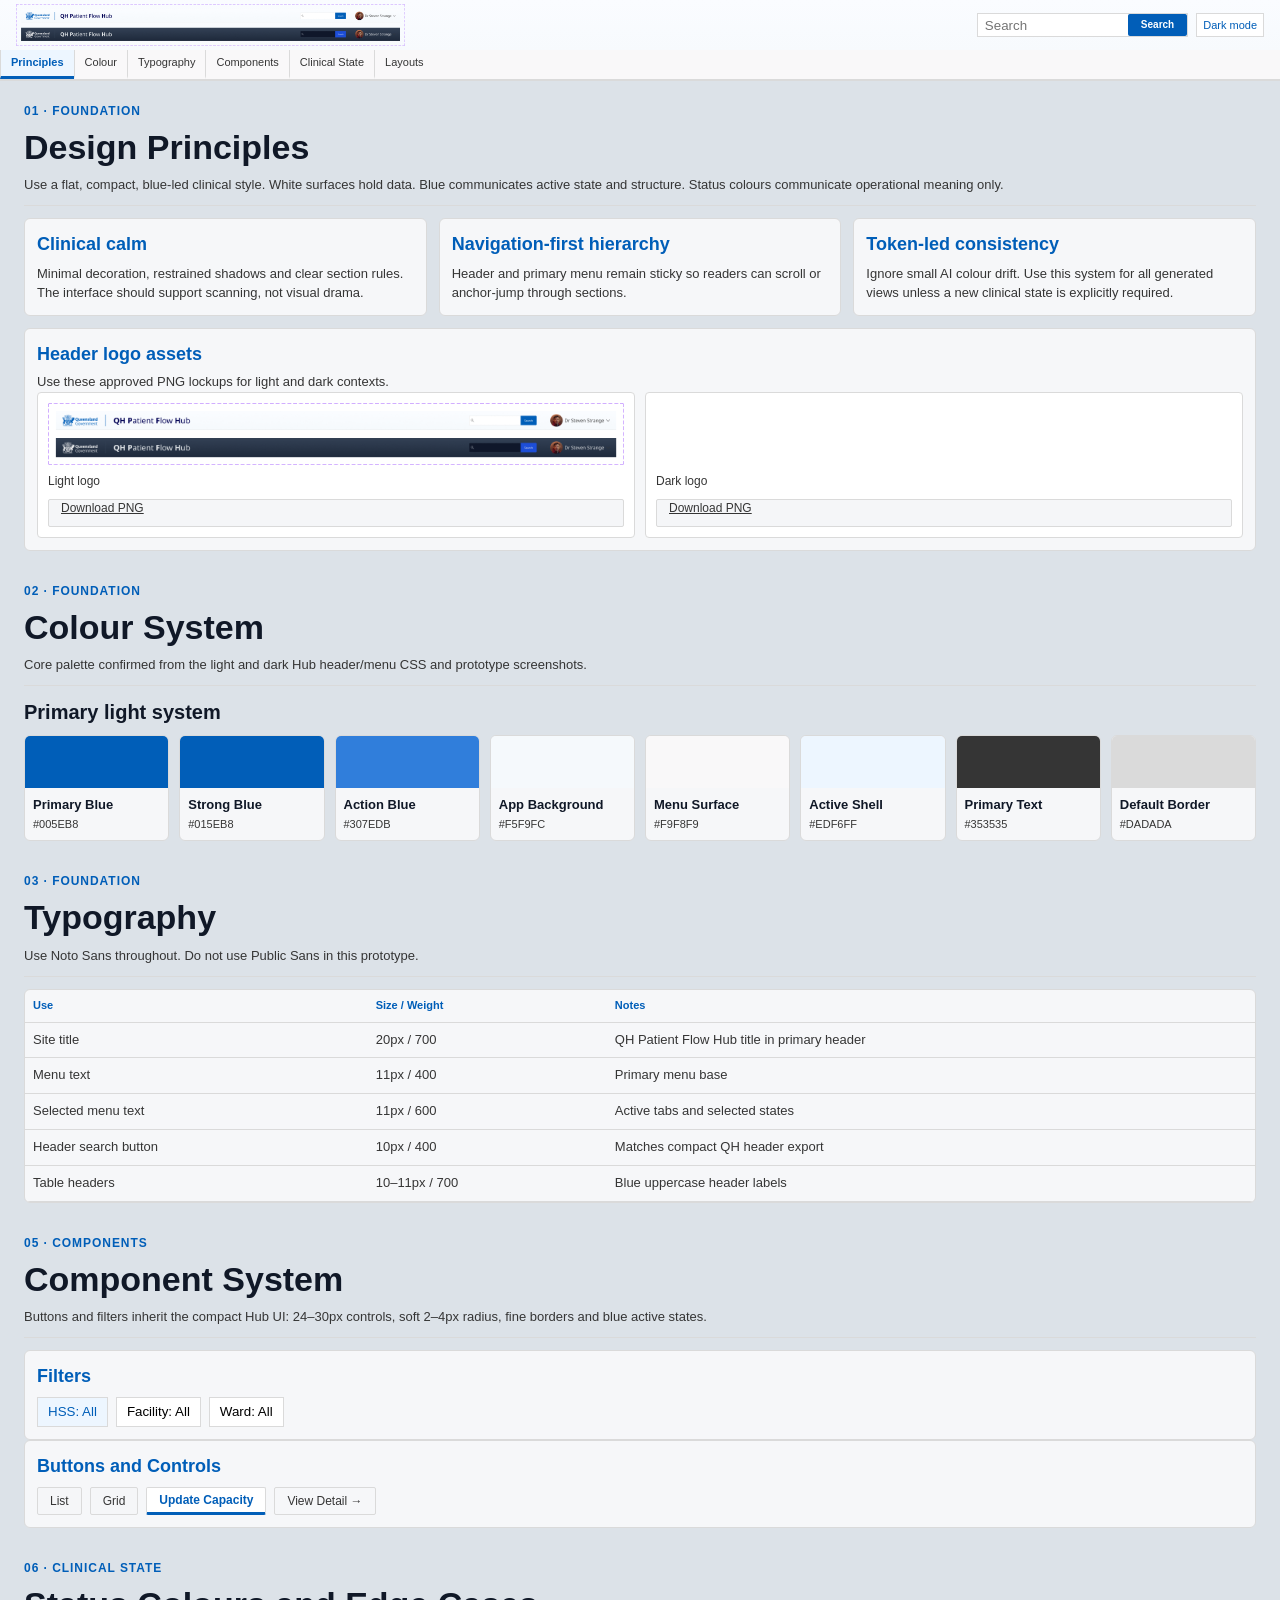
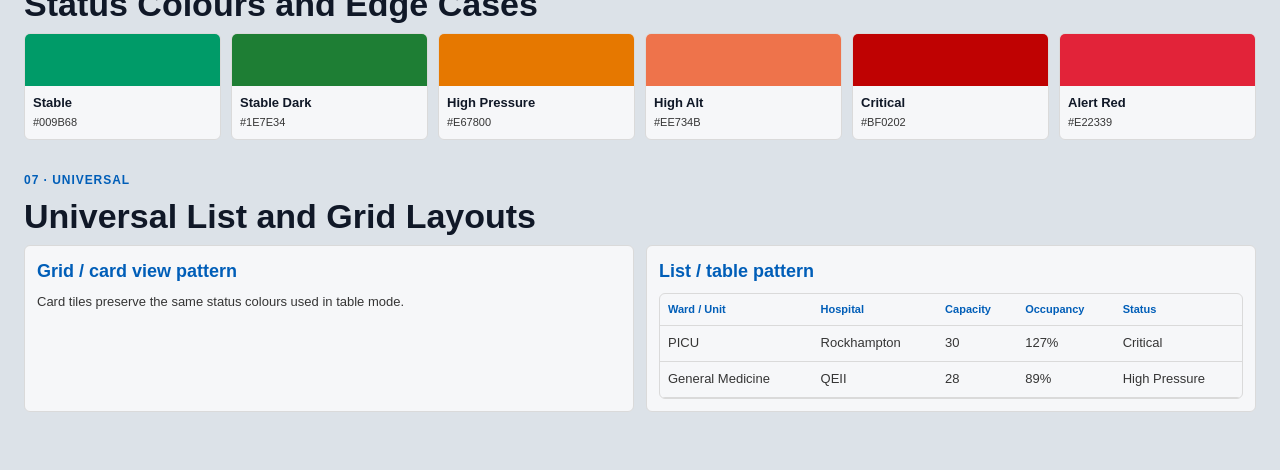
<file: index.html>
<!DOCTYPE html>
<html lang="en" data-theme="light">
<head>
  <meta charset="UTF-8" />
  <meta name="viewport" content="width=device-width, initial-scale=1.0" />
  <title>QHPFH Design System</title>
  <link rel="stylesheet" href="styles.css" />
</head>
<body>
  <div class="page">
    <header class="masthead hub-header">
      <div class="masthead__inner primary-header">
        <div class="brand">
          <img class="brand-logo" src="assets/reference/header.png" alt="Queensland Government and QH Patient Flow Hub logo" />
        </div>
        <div class="header-tools">
          <label class="search" aria-label="Search"><input type="text" aria-label="Search input" placeholder="Search" /><button class="btn btn--primary btn--search">Search</button></label>
          <button class="theme-toggle" id="themeToggle" type="button" aria-label="Toggle theme">Dark mode</button>
        </div>
      </div>
      <nav class="primary-nav" aria-label="Primary section anchors">
        <a href="#principles" class="is-selected">Principles</a>
        <a href="#colour">Colour</a>
        <a href="#typography">Typography</a>
        <a href="#components">Components</a>
        <a href="#status">Clinical State</a>
        <a href="#layouts">Layouts</a>
      </nav>
    </header>

    <main class="main-content">
      <section class="section" id="principles">
        <p class="section-badge">01 · Foundation</p><h2>Design Principles</h2>
        <p class="desc">Use a flat, compact, blue-led clinical style. White surfaces hold data. Blue communicates active state and structure. Status colours communicate operational meaning only.</p>
        <div class="grid three cards-brief">
          <article class="panel"><h3>Clinical calm</h3><p>Minimal decoration, restrained shadows and clear section rules. The interface should support scanning, not visual drama.</p></article>
          <article class="panel"><h3>Navigation-first hierarchy</h3><p>Header and primary menu remain sticky so readers can scroll or anchor-jump through sections.</p></article>
          <article class="panel"><h3>Token-led consistency</h3><p>Ignore small AI colour drift. Use this system for all generated views unless a new clinical state is explicitly required.</p></article>
        </div>
        <div class="logo-downloads panel">
          <h3>Header logo assets</h3>
          <p>Use these approved PNG lockups for light and dark contexts.</p>
          <div class="logo-grid">
            <figure class="logo-card"><img src="assets/reference/header.png" alt="Light logo lockup" /><figcaption>Light logo</figcaption><a class="btn btn--secondary" href="assets/reference/header.png" download="qhpfh-logo-light.png">Download PNG</a></figure>
            <figure class="logo-card logo-card--dark"><img src="assets/reference/header.png" alt="Dark logo lockup" /><figcaption>Dark logo</figcaption><a class="btn btn--secondary" href="assets/reference/header.png" download="qhpfh-logo-dark.png">Download PNG</a></figure>
          </div>
        </div>

      </section>

      <section class="section" id="colour">
        <p class="section-badge">02 · Foundation</p><h2>Colour System</h2>
        <p class="desc">Core palette confirmed from the light and dark Hub header/menu CSS and prototype screenshots.</p>
        <h3 class="subhead">Primary light system</h3>
        <div class="swatch-grid">
          <article class="swatch-card"><i style="background:#005EB8"></i><strong>Primary Blue</strong><span>#005EB8</span></article>
          <article class="swatch-card"><i style="background:#015EB8"></i><strong>Strong Blue</strong><span>#015EB8</span></article>
          <article class="swatch-card"><i style="background:#307EDB"></i><strong>Action Blue</strong><span>#307EDB</span></article>
          <article class="swatch-card"><i style="background:#F5F9FC"></i><strong>App Background</strong><span>#F5F9FC</span></article>
          <article class="swatch-card"><i style="background:#F9F8F9"></i><strong>Menu Surface</strong><span>#F9F8F9</span></article>
          <article class="swatch-card"><i style="background:#EDF6FF"></i><strong>Active Shell</strong><span>#EDF6FF</span></article>
          <article class="swatch-card"><i style="background:#353535"></i><strong>Primary Text</strong><span>#353535</span></article>
          <article class="swatch-card"><i style="background:#DADADA"></i><strong>Default Border</strong><span>#DADADA</span></article>
        </div>
      </section>

      <section class="section" id="typography">
        <p class="section-badge">03 · Foundation</p><h2>Typography</h2>
        <p class="desc">Use Noto Sans throughout. Do not use Public Sans in this prototype.</p>
        <table><thead><tr><th>Use</th><th>Size / Weight</th><th>Notes</th></tr></thead>
          <tbody>
            <tr><td>Site title</td><td>20px / 700</td><td>QH Patient Flow Hub title in primary header</td></tr>
            <tr><td>Menu text</td><td>11px / 400</td><td>Primary menu base</td></tr>
            <tr><td>Selected menu text</td><td>11px / 600</td><td>Active tabs and selected states</td></tr>
            <tr><td>Header search button</td><td>10px / 400</td><td>Matches compact QH header export</td></tr>
            <tr><td>Table headers</td><td>10–11px / 700</td><td>Blue uppercase header labels</td></tr>
          </tbody>
        </table>
      </section>

      <section class="section" id="components">
        <p class="section-badge">05 · Components</p><h2>Component System</h2>
        <p class="desc">Buttons and filters inherit the compact Hub UI: 24–30px controls, soft 2–4px radius, fine borders and blue active states.</p>
        <div class="panel"><h3>Filters</h3><div class="filter-inline"><button class="filter-chip is-active">HSS: All</button><button class="filter-chip">Facility: All</button><button class="filter-chip">Ward: All</button></div></div>
        <div class="panel"><h3>Buttons and Controls</h3><div class="button-row"><button class="btn btn--secondary">List</button><button class="btn btn--secondary">Grid</button><button class="btn btn--primary">Update Capacity</button><button class="btn btn--ghost">View Detail →</button></div></div>
      </section>

      <section class="section" id="status">
        <p class="section-badge">06 · Clinical State</p><h2>Status Colours and Edge Cases</h2>
        <div class="status-grid">
          <article class="swatch-card"><i style="background:#009B68"></i><strong>Stable</strong><span>#009B68</span></article>
          <article class="swatch-card"><i style="background:#1E7E34"></i><strong>Stable Dark</strong><span>#1E7E34</span></article>
          <article class="swatch-card"><i style="background:#E67800"></i><strong>High Pressure</strong><span>#E67800</span></article>
          <article class="swatch-card"><i style="background:#EE734B"></i><strong>High Alt</strong><span>#EE734B</span></article>
          <article class="swatch-card"><i style="background:#BF0202"></i><strong>Critical</strong><span>#BF0202</span></article>
          <article class="swatch-card"><i style="background:#E22339"></i><strong>Alert Red</strong><span>#E22339</span></article>
        </div>
      </section>

      <section class="section" id="layouts">
        <p class="section-badge">07 · Universal</p><h2>Universal List and Grid Layouts</h2>
        <div class="grid two">
          <article class="panel"><h3>Grid / card view pattern</h3><p>Card tiles preserve the same status colours used in table mode.</p></article>
          <article class="panel"><h3>List / table pattern</h3><table><thead><tr><th>Ward / Unit</th><th>Hospital</th><th>Capacity</th><th>Occupancy</th><th>Status</th></tr></thead><tbody><tr><td>PICU</td><td>Rockhampton</td><td>30</td><td>127%</td><td>Critical</td></tr><tr><td>General Medicine</td><td>QEII</td><td>28</td><td>89%</td><td>High Pressure</td></tr></tbody></table></article>
        </div>
      </section>
    </main>
  </div>
  <script src="script.js"></script>
</body>
</html>
</file>
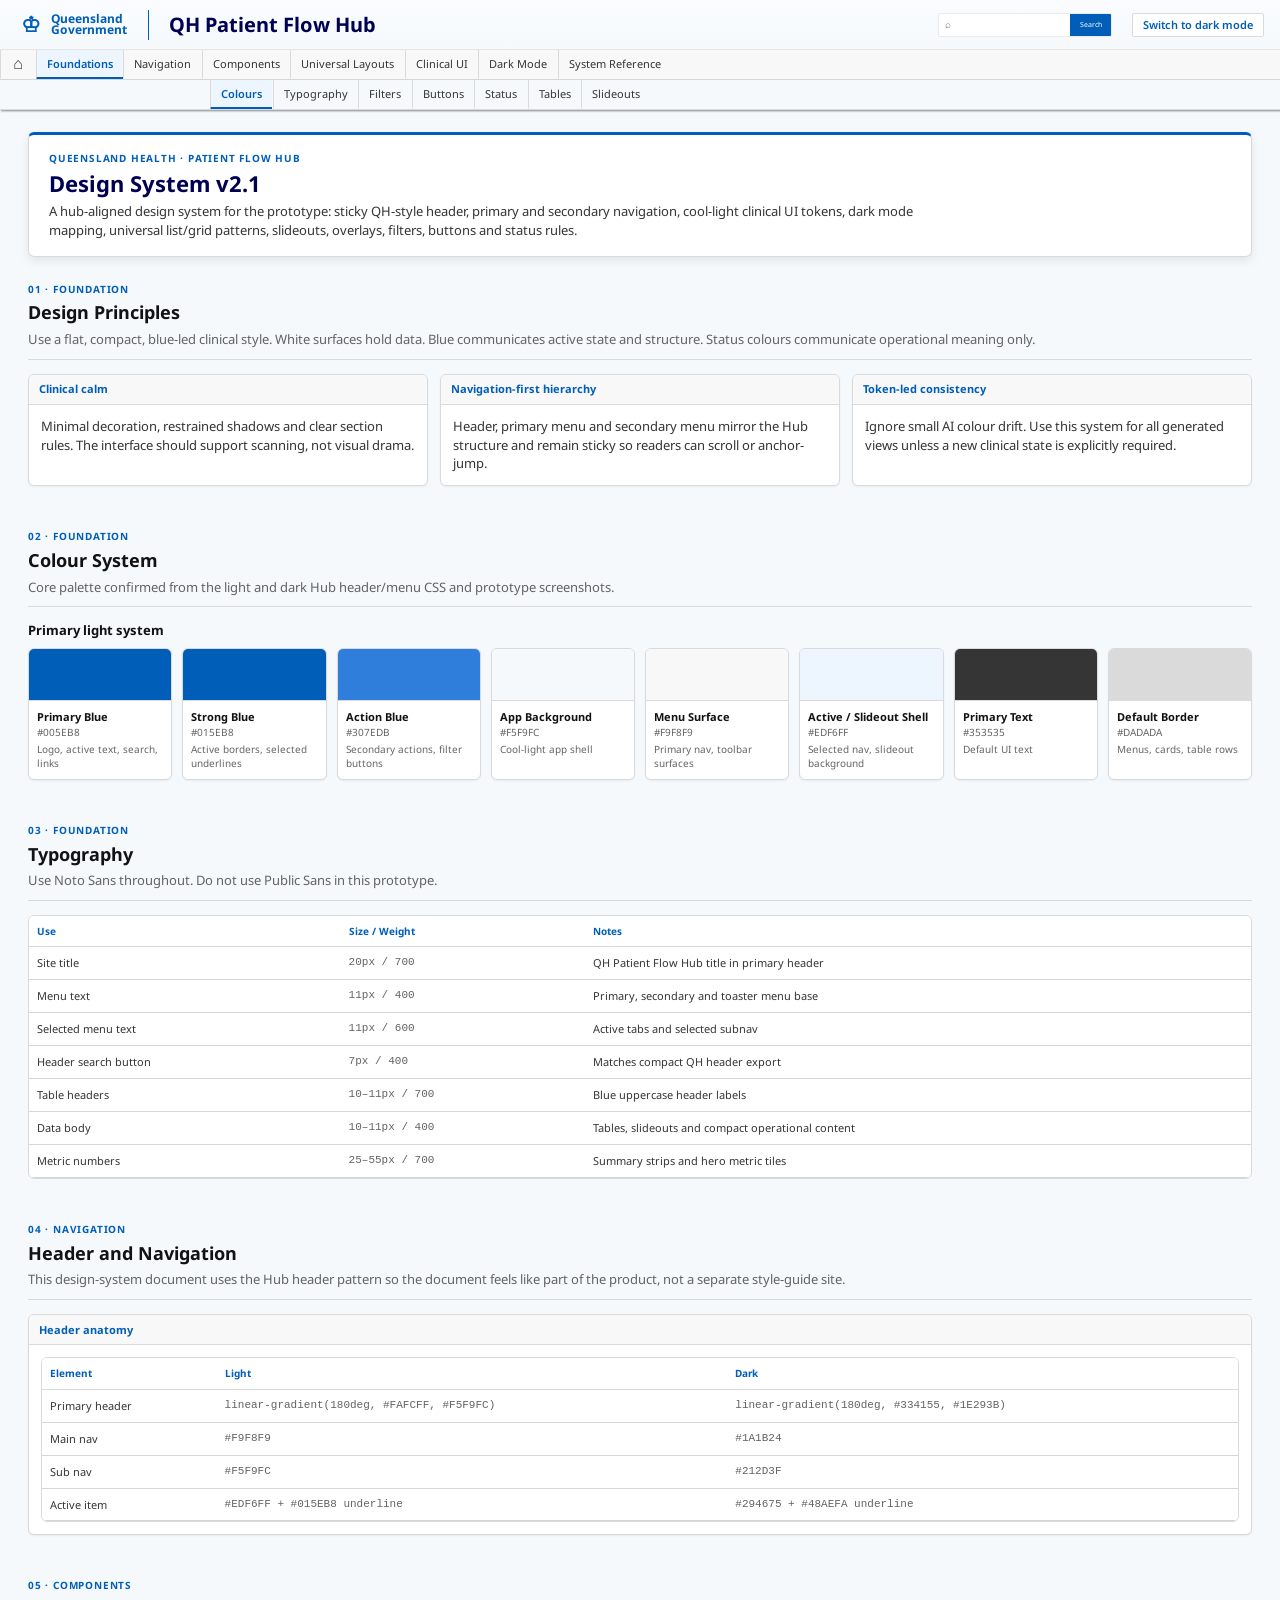
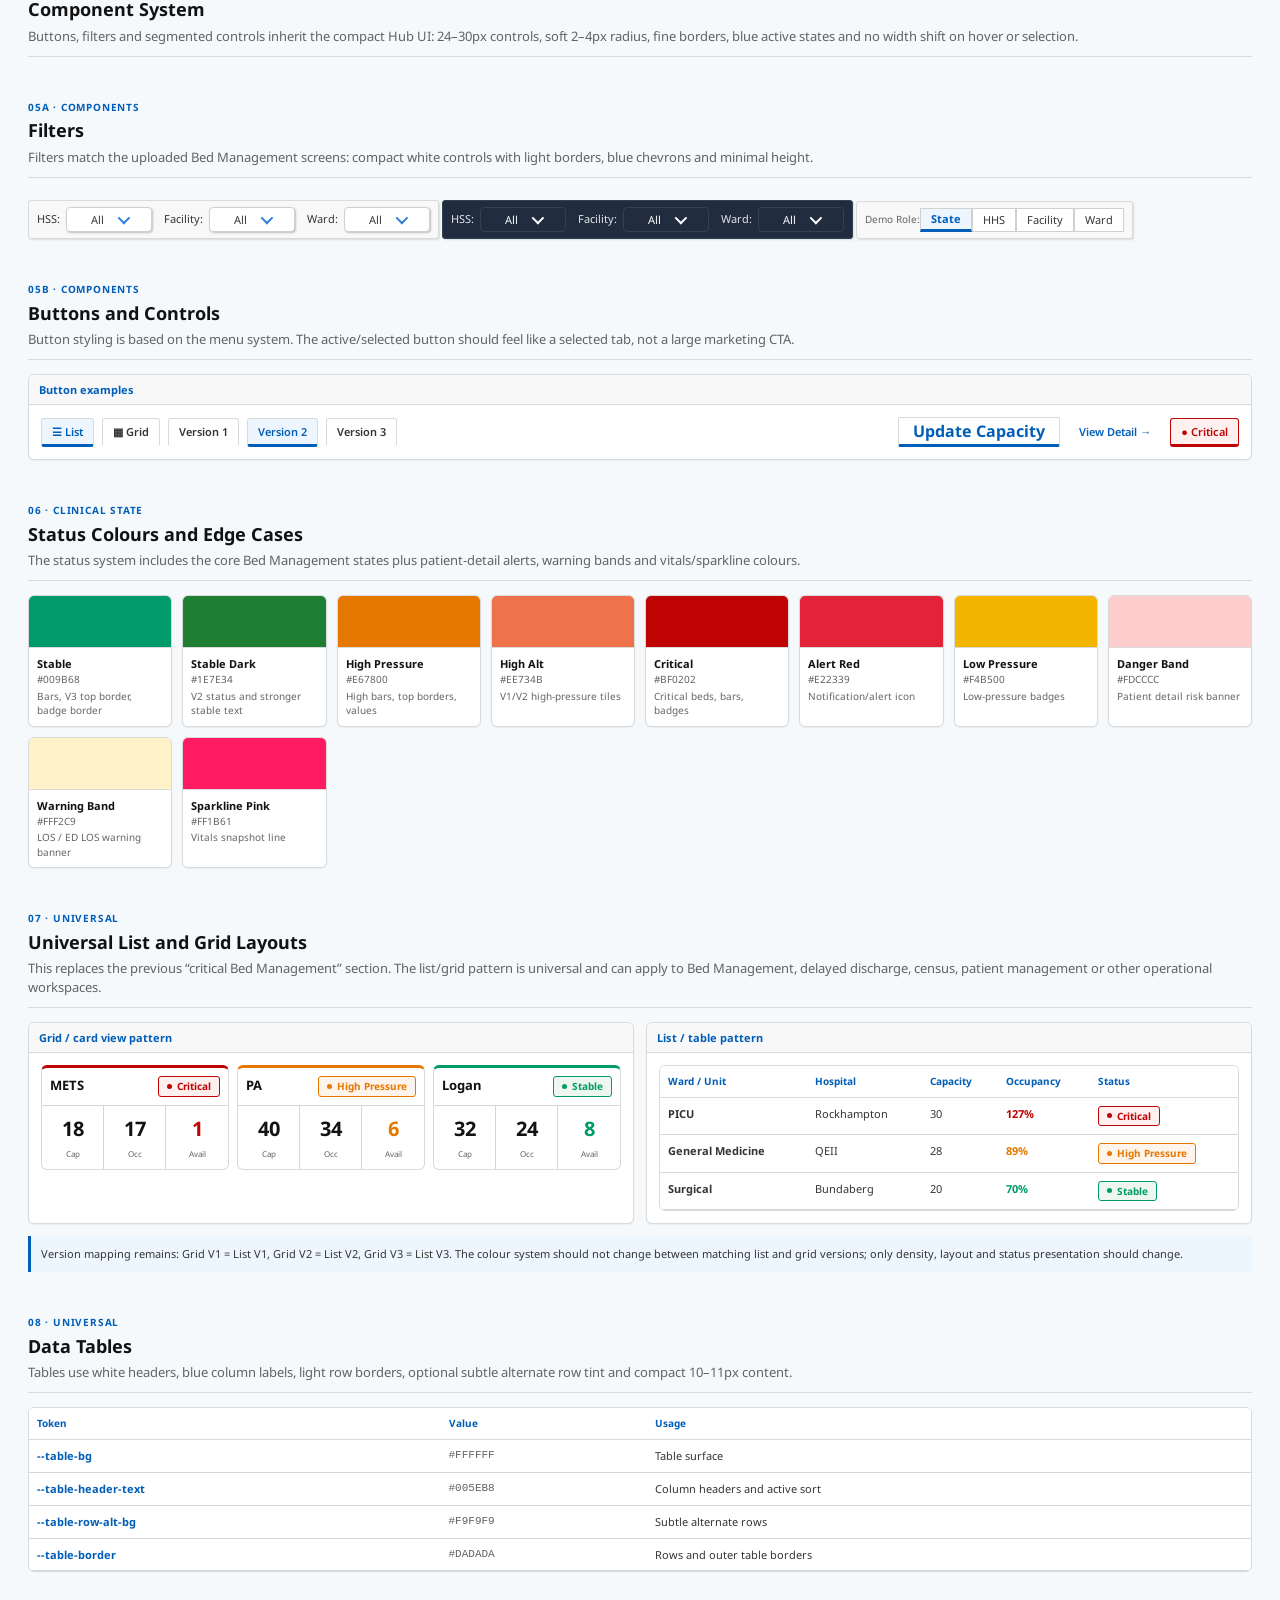
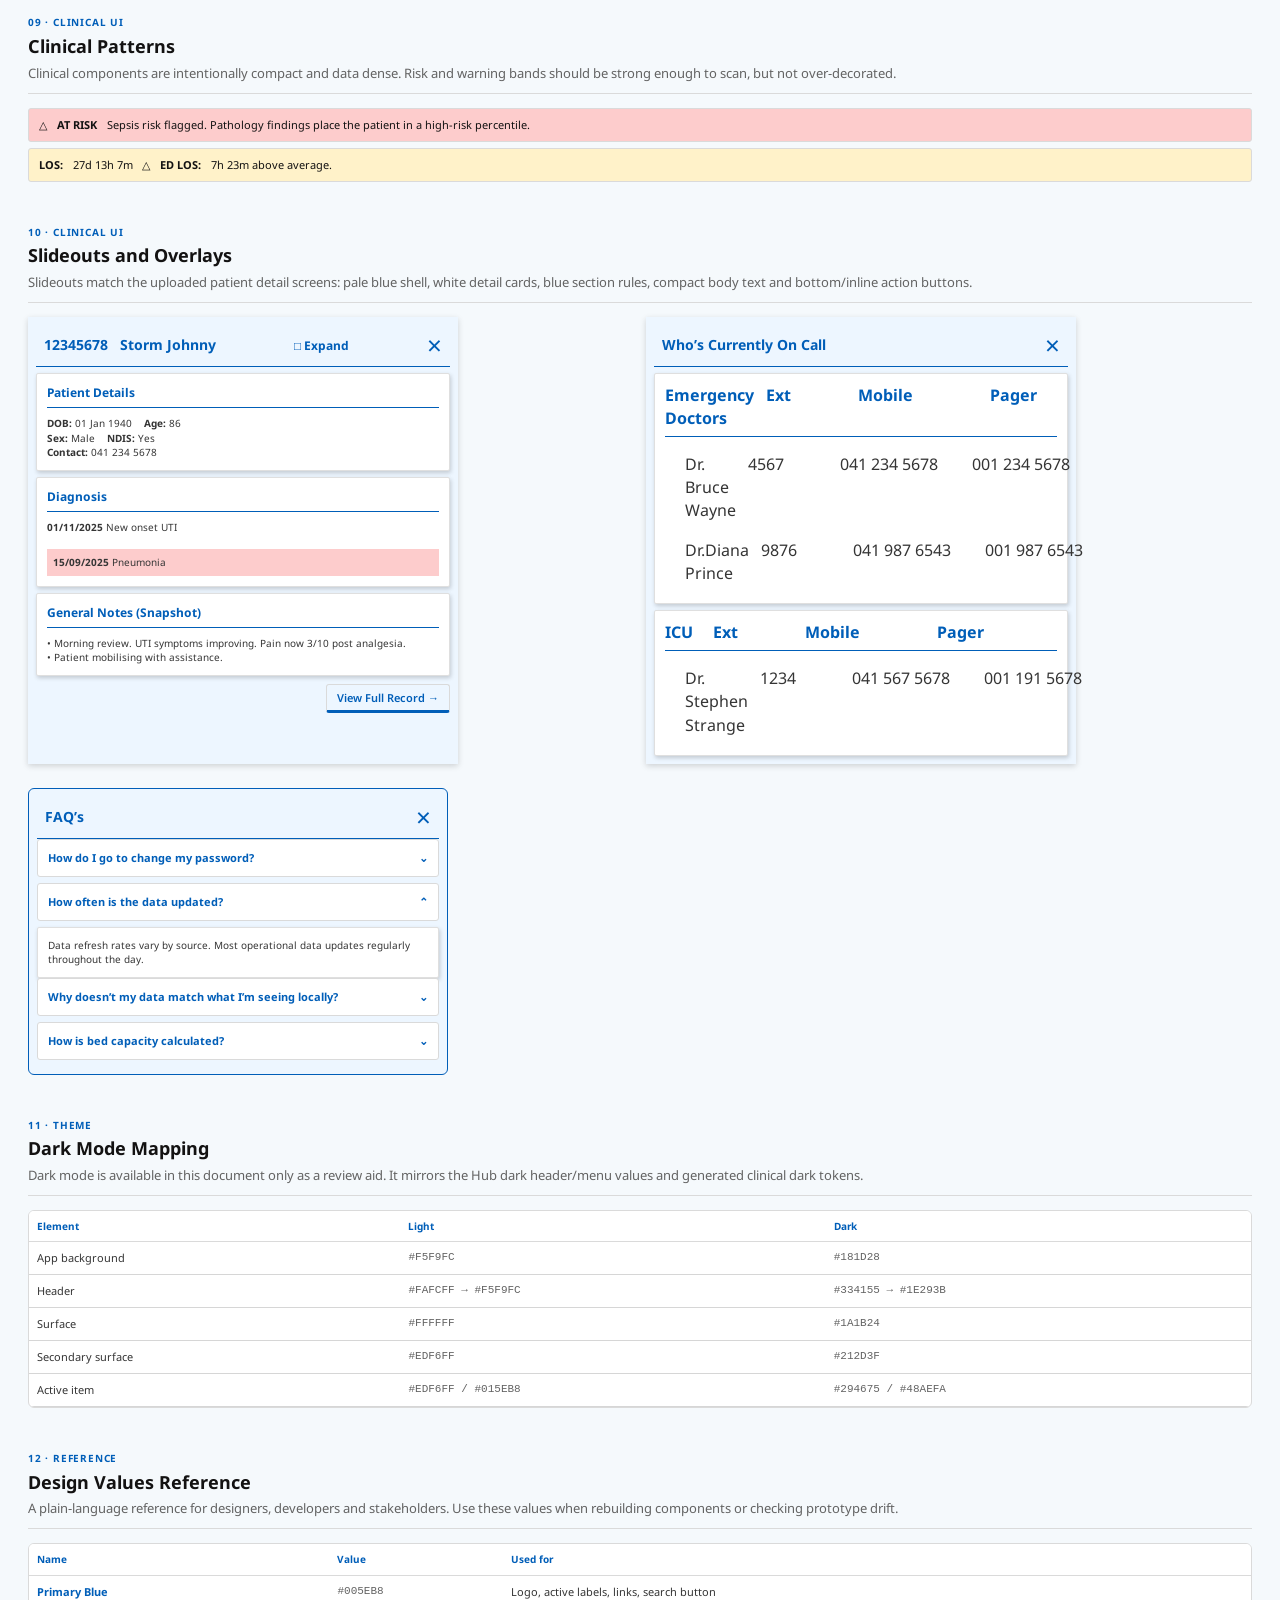
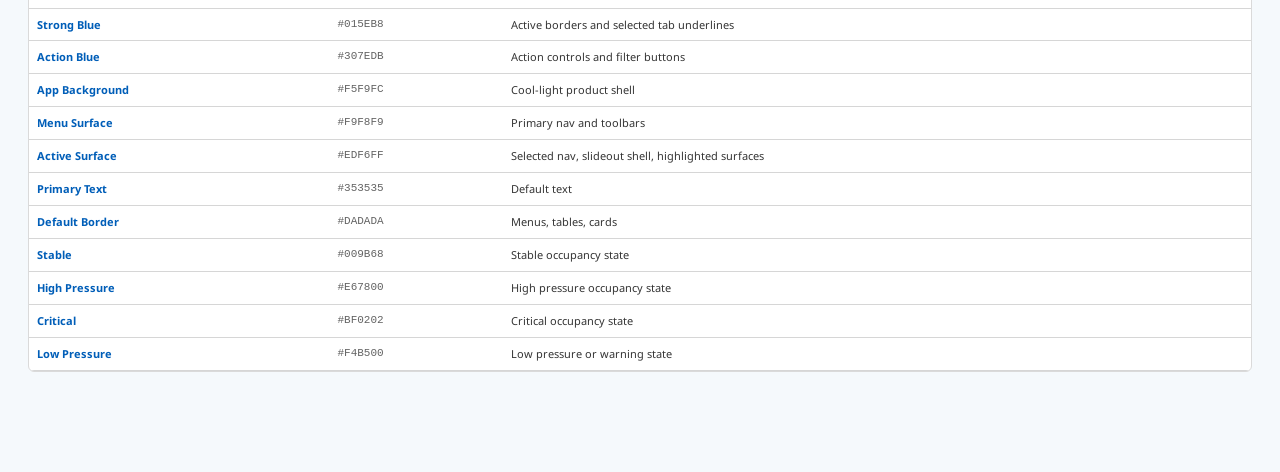
<file: preview.html>
<!DOCTYPE html>
<html lang="en">
<head>
<meta charset="UTF-8" />
<meta name="viewport" content="width=device-width, initial-scale=1.0" />
<title>QH Patient Flow Hub — Design System v2.1</title>
<style>
  @import url('https://fonts.googleapis.com/css2?family=Noto+Sans:wght@400;600;700&display=swap');

  :root {
    --font-family-base: "Noto Sans", Arial, sans-serif;

    /* Core QH prototype colours */
    --color-primary: #005EB8;
    --color-primary-strong: #015EB8;
    --color-action: #307EDB;
    --color-title-navy: #000053;

    --bg-app: #F5F9FC;
    --bg-header: linear-gradient(180deg, #FAFCFF 0%, #F5F9FC 100%);
    --bg-surface: #FFFFFF;
    --bg-menu: #F9F8F9;
    --bg-submenu: #F5F9FC;
    --bg-active: #EDF6FF;
    --bg-row-alt: #F9F9F9;
    --bg-soft-panel: #FBFBFB;

    --text-primary: #353535;
    --text-strong: #131212;
    --text-black: #000000;
    --text-muted: #636363;
    --text-soft: #656565;
    --text-active: #005EB8;
    --text-inverse: #FFFFFF;

    --border-default: #DADADA;
    --border-soft: #D6D6D6;
    --border-light: #EAEAEA;
    --border-control: #D0D0D0;
    --border-active: #015EB8;
    --border-detail: #E2E2E4;

    --shadow-nav: 1px 1px 2px rgba(0,0,0,0.25);
    --shadow-soft: 0 1px 2px rgba(0,0,0,0.06);
    --shadow-panel: 0 4px 10px rgba(0,0,0,0.08);
    --shadow-overlay: 0 2px 6px rgba(0,0,0,0.16);

    /* Status and edge-case semantic colours */
    --status-stable: #009B68;
    --status-stable-dark: #1E7E34;
    --status-stable-soft: #EDF7F0;
    --status-stable-alt: #69CFC0;
    --status-positive: #339D37;
    --status-positive-soft: #AAD39E;

    --status-high: #E67800;
    --status-high-alt: #EE734B;
    --status-high-soft: #FEF4EC;

    --status-critical: #BF0202;
    --status-critical-alt: #C0392B;
    --status-critical-soft: #FDF0EF;
    --status-danger: #E22339;
    --status-danger-bright: #F60000;
    --status-danger-band: #FDCCCC;

    --status-low: #F4B500;
    --status-low-soft: #FFFBF0;
    --status-low-band: #FFE284;
    --status-warning: #FFC100;
    --status-warning-bg: #FFF2C9;

    --spark-pink: #FF1B61;
    --spark-purple: #5C1BFF;
    --spark-green: #00CA79;
    --spark-orange: #FF761B;

    --radius-xs: 2px;
    --radius-sm: 4px;
    --radius-md: 6px;
    --radius-lg: 8px;
    --radius-xl: 12px;

    --top-header-height: 50px;
    --main-nav-height: 30px;
    --sub-nav-height: 30px;
  }

  [data-theme="dark"] {
    --color-primary: #48AEFA;
    --color-primary-strong: #1D4ED8;
    --color-action: #1D4ED8;
    --color-title-navy: #E3E7EA;

    --bg-app: #181D28;
    --bg-header: linear-gradient(180deg, #334155 0%, #1E293B 100%);
    --bg-surface: #1A1B24;
    --bg-menu: #1A1B24;
    --bg-submenu: #212D3F;
    --bg-active: #294675;
    --bg-row-alt: #212D3F;
    --bg-soft-panel: #0F172A;

    --text-primary: #E3E7EA;
    --text-strong: #FFFFFF;
    --text-black: #FFFFFF;
    --text-muted: #CBD5E1;
    --text-soft: #94A3B8;
    --text-active: #48AEFA;
    --text-inverse: #FFFFFF;

    --border-default: #334155;
    --border-soft: #334155;
    --border-light: #334155;
    --border-control: #334155;
    --border-active: #48AEFA;
    --border-detail: #334155;

    --shadow-nav: 1px 1px 2px rgba(0,0,0,0.35);
    --shadow-soft: 0 1px 2px rgba(0,0,0,0.30);
    --shadow-panel: 0 4px 12px rgba(0,0,0,0.45);
    --shadow-overlay: 0 6px 18px rgba(0,0,0,0.55);

    --status-stable: #34D399;
    --status-stable-dark: #34D399;
    --status-stable-soft: #123828;
    --status-positive: #4ADE80;
    --status-positive-soft: #123828;
    --status-high: #FB923C;
    --status-high-alt: #FB923C;
    --status-high-soft: #4A2A16;
    --status-critical: #F87171;
    --status-critical-alt: #FB7185;
    --status-critical-soft: #5A1F2A;
    --status-danger: #F87171;
    --status-danger-bright: #F87171;
    --status-danger-band: #5A1F2A;
    --status-low: #FACC15;
    --status-low-soft: #4A3A16;
    --status-low-band: #4A3A16;
    --status-warning: #FACC15;
    --status-warning-bg: #4A3A16;

    --spark-pink: #FB7185;
    --spark-purple: #A78BFA;
    --spark-green: #34D399;
    --spark-orange: #FB923C;
  }

  * { box-sizing: border-box; }
  html { scroll-behavior: smooth; }
  body {
    margin: 0;
    font-family: var(--font-family-base);
    background: var(--bg-app);
    color: var(--text-primary);
    font-size: 13px;
    line-height: 1.45;
  }

  /* Hub-aligned sticky header */
  .hub-header { position: sticky; top: 0; z-index: 1000; width: 100%; box-shadow: var(--shadow-nav); }
  .primary-header {
    height: var(--top-header-height);
    display: flex; align-items: center;
    padding: 0 16px; gap: 20px;
    background: var(--bg-header);
    border-bottom: .5px solid var(--border-light);
  }
  .qgov-lockup { display:flex; align-items:center; gap:7px; min-width: 112px; color: var(--color-primary); font-weight:700; font-size:12px; line-height:.9; }
  .qgov-mark { width: 28px; height: 30px; border: 0; border-radius: 0; display:grid; place-items:center; font-size: 21px; line-height: 1; font-weight:700; }
  .qgov-mark::before { content:"♔"; transform: scaleX(1.05); }
  .brand-divider { height: 30px; border-left: 1.5px solid var(--color-primary); }
  .site-title { font-size: 20px; line-height: 14px; font-weight: 700; color: var(--color-title-navy); white-space: nowrap; }
  .header-spacer { flex: 1; }
  .searchbox { height:24px; width:174px; background: var(--bg-surface); border:.5px solid var(--border-light); border-radius:2px; display:flex; align-items:center; justify-content:space-between; overflow:hidden; }
  .searchbox span { padding-left: 6px; font-size: 10px; color: var(--text-muted); }
  .searchbox button { height:24px; width:41px; border:0; background: var(--color-primary-strong); color:var(--text-inverse); font: 400 7px var(--font-family-base); cursor: default; }
  .theme-toggle { height:24px; border: .5px solid var(--border-default); background: var(--bg-surface); color: var(--text-active); font: 600 11px var(--font-family-base); padding:0 10px; border-radius:2px; cursor:pointer; }

  .main-nav, .sub-nav {
    height: 30px; display:flex; align-items:center; padding: 0; gap:.5px;
    border-bottom: .5px solid var(--border-default); box-shadow: var(--shadow-nav);
    overflow-x:auto; overflow-y:hidden;
  }
  .main-nav { background: var(--bg-menu); }
  .sub-nav { background: var(--bg-submenu); padding-left: 210px; }
  .nav-link {
    height:30px; display:flex; align-items:center; justify-content:center;
    padding: 0 10px; border-left: .5px solid var(--border-default); border-bottom:3px solid transparent;
    text-decoration:none; color: var(--text-primary); font-size:11px; line-height:25px; white-space:nowrap;
    box-sizing:border-box; flex:0 0 auto;
  }
  .nav-link:hover { background: var(--bg-active); color: var(--text-active); }
  .nav-link.active { background: var(--bg-active); color: var(--text-active); font-weight:600; border-bottom-color:var(--border-active); }
  .nav-link.home { width: 35px; font-size:16px; }

  .content { max-width: 1320px; margin: 0 auto; padding: 22px 28px 60px; }
  section { scroll-margin-top: 126px; margin-bottom: 40px; }
  .section-header { border-bottom: 1px solid var(--border-default); margin-bottom: 14px; padding-bottom: 10px; }
  .section-badge { color: var(--text-active); font-size: 10px; font-weight: 700; text-transform: uppercase; letter-spacing: .08em; }
  h1, h2, h3 { margin: 0; color: var(--text-strong); }
  h2 { font-size: 18px; line-height: 1.25; margin-top: 4px; }
  h3 { font-size: 13px; margin-bottom: 8px; }
  .desc { color: var(--text-muted); margin: 6px 0 0; }

  .hero {
    background: var(--bg-surface);
    border: 1px solid var(--border-default);
    border-top: 3px solid var(--border-active);
    border-radius: var(--radius-md);
    box-shadow: var(--shadow-panel);
    padding: 16px 20px;
    margin-bottom: 22px;
  }
  .hero .eyebrow { font-size: 10px; color: var(--text-active); text-transform: uppercase; letter-spacing:.08em; font-weight: 700; }
  .hero h1 { color: var(--color-title-navy); font-size: 22px; line-height: 1.2; margin: 4px 0 6px; }
  .hero p { margin:0; color: var(--text-primary); max-width: 900px; }

  .grid { display:grid; gap: 12px; }
  .grid.two { grid-template-columns: repeat(2, minmax(0,1fr)); }
  .grid.three { grid-template-columns: repeat(3, minmax(0,1fr)); }
  .card { background: var(--bg-surface); border: 1px solid var(--border-default); border-radius: var(--radius-md); box-shadow: var(--shadow-soft); overflow:hidden; }
  .card-header { height: 30px; display:flex; align-items:center; padding:0 10px; border-bottom:1px solid var(--border-default); background: var(--bg-menu); color: var(--text-active); font-size:11px; font-weight:700; }
  .card-body { padding: 12px; }

  .swatches { display:grid; grid-template-columns: repeat(auto-fit, minmax(135px, 1fr)); gap: 10px; }
  .swatch { border:1px solid var(--border-default); background:var(--bg-surface); border-radius:var(--radius-md); box-shadow:var(--shadow-soft); overflow:hidden; }
  .swatch-colour { height: 52px; border-bottom:1px solid var(--border-default); }
  .swatch-info { padding: 8px; }
  .swatch-name { font-weight:700; font-size:11px; color: var(--text-strong); }
  .swatch-hex { font-size:10px; color: var(--text-muted); }
  .swatch-use { font-size:10px; color: var(--text-soft); margin-top:2px; }

  table { width:100%; border-collapse: separate; border-spacing:0; background: var(--bg-surface); border:1px solid var(--border-default); border-radius:var(--radius-md); overflow:hidden; }
  th { text-align:left; color: var(--text-active); font-size:10px; font-weight:700; padding:8px; border-bottom:1px solid var(--border-default); background: var(--bg-surface); }
  td { padding:8px; border-bottom:1px solid var(--border-soft); font-size:11px; color: var(--text-primary); vertical-align:top; }
  .token { color: var(--text-active); font-weight:700; }
  .value { font-family: Consolas, monospace; color: var(--text-muted); }

  /* Filters: matched to uploaded Hub filter bar references */
  .filters-preview {
    display:inline-flex; align-items:center; gap:0;
    padding:6px 8px;
    background:#F9F8F9;
    border:.5px solid var(--border-default);
    min-height:34px;
    border-radius:3px;
    box-shadow:1px 1px 2px rgba(0,0,0,.12);
    width:auto;
  }
  .filters-preview.dark-demo { background:#212D3F; border-color:#334155; margin-top:8px; color:#E3E7EA; }
  .filter-label {
    font:400 11px/24px var(--font-family-base);
    color:var(--text-primary);
    margin:0 6px 0 0;
    white-space:nowrap;
  }
  .dark-demo .filter-label { color:#E3E7EA; }
  .filter-control {
    height:25px; width:86px;
    display:inline-flex; align-items:center; justify-content:center; gap:14px;
    padding:0 8px;
    margin-right:12px;
    background:#FFFFFF;
    border:.5px solid #D0D0D0;
    border-radius:4px;
    color:#353535;
    font:400 11px/25px var(--font-family-base);
    box-shadow:1px 1px 2px rgba(0,0,0,.22);
  }
  .filter-control:last-child { margin-right:0; }
  .filter-control .chev {
    width:9px; height:9px;
    border-right:2px solid #307EDB;
    border-bottom:2px solid #307EDB;
    transform:rotate(45deg) translateY(-2px);
    font-size:0;
    flex:0 0 9px;
  }
  .dark-demo .filter-control { background:#212D3F; color:#FFFFFF; border-color:#334155; box-shadow:none; }
  .dark-demo .filter-control .chev { border-color:#FFFFFF; }
  .segmented { display:flex; align-items:center; gap:0; }
  .segmented .segment { height:24px; padding:0 10px; display:flex; align-items:center; background:var(--bg-surface); border:.5px solid var(--border-control); color:var(--text-primary); font-size:11px; }
  .segmented .segment.active { background:var(--bg-active); color:var(--text-active); font-weight:700; border-bottom:3px solid var(--border-active); }

  /* Buttons and controls: based on the menu/tab DNA and uploaded Update Capacity control */
  .button {
    min-height:26px; display:inline-flex; align-items:center; justify-content:center;
    padding:0 10px; gap:5px;
    border:.5px solid var(--border-default); border-bottom:3px solid transparent;
    background:var(--bg-surface);
    color:var(--text-primary);
    font:600 11px/25px var(--font-family-base);
    border-radius:3px; text-decoration:none;
    box-shadow:none; box-sizing:border-box;
    white-space:nowrap;
  }
  .button:hover { background:var(--bg-active); color:var(--text-active); }
  .button.active {
    background:var(--bg-active);
    color:var(--text-active);
    border-bottom-color:var(--border-active);
  }
  .button.action {
    height:30px;
    min-width:122px;
    background:#FFFFFF;
    color:#005EB8;
    border:.5px solid #DADADA;
    border-bottom:3px solid #005EB8;
    font:700 16px/24px var(--font-family-base);
    border-radius:2px;
    padding:0 14px;
  }
  .button.primary { background:var(--color-primary); color:var(--text-inverse); border-color:var(--color-primary-strong); border-bottom-color:var(--color-primary-strong); }
  .button.ghost { background:transparent; color:var(--text-active); border-color:transparent; }
  .button.danger { background:#FDF0EF; color:var(--status-critical); border-color:var(--status-critical); }
  .pill { display:inline-flex; align-items:center; gap:5px; padding:2px 8px; border-radius:3px; font-size:10px; font-weight:700; border:1px solid currentColor; background:var(--bg-surface); }
  .pill::before { content:""; width:5px; height:5px; border-radius:50%; background: currentColor; }
  .pill.stable { color: var(--status-stable); background: var(--status-stable-soft); }
  .pill.high { color: var(--status-high); background: var(--status-high-soft); }
  .pill.critical { color: var(--status-critical); background: var(--status-critical-soft); }
  .pill.low { color: var(--status-low); background: var(--status-low-soft); }
  .pill.special { color: var(--color-primary-strong); background: #E8F0FA; }
  .pill.standard { color: var(--text-muted); background: #F0F2F5; }

  .universal-card-demo { display:grid; grid-template-columns: repeat(3, minmax(0,1fr)); gap:8px; }
  .data-card { background:var(--bg-surface); border:1px solid var(--border-default); border-top:3px solid var(--status-stable); border-radius:var(--radius-md); overflow:hidden; }
  .data-card.high { border-top-color: var(--status-high); }
  .data-card.critical { border-top-color: var(--status-critical); }
  .data-card.low { border-top-color: var(--status-low); }
  .data-card .title { display:flex; justify-content:space-between; padding:8px; border-bottom:1px solid var(--border-soft); font-weight:700; color:var(--text-strong); }
  .data-card .numbers { display:grid; grid-template-columns:repeat(3,1fr); text-align:center; }
  .data-card .numbers div { padding:8px 4px; border-right:1px solid var(--border-soft); }
  .data-card .numbers div:last-child { border-right:0; }
  .num { display:block; font-size:20px; font-weight:700; color:var(--text-strong); }
  .num.available { color: var(--status-stable); }
  .small-label { font-size:8px; color:var(--text-muted); }

  /* Slideouts: matched to uploaded 1/4 quick view and on-call overlay */
  .slideout-area {
    background:#EDF6FF;
    border:0;
    padding:8px;
    max-width:430px;
    box-shadow:var(--shadow-overlay);
  }
  .slideout-head {
    min-height:42px; display:flex; align-items:center; gap:12px;
    color:#005EB8; font-weight:700; font-size:14px;
    border-bottom:1px solid #005EB8; padding:0 8px;
  }
  .slideout-head .close-x { margin-left:auto; font-size:26px; line-height:1; font-weight:400; color:#005EB8; }
  .slide-card {
    background:#FFFFFF;
    border:1px solid #DFDFDF;
    margin-top:6px;
    padding:10px;
    box-shadow:1px 2px 4px rgba(0,0,0,.18);
    border-radius:2px;
  }
  .slide-card-title {
    color:#005EB8; font-weight:700; font-size:12px;
    border-bottom:1px solid #005EB8;
    padding-bottom:6px; margin-bottom:8px;
  }
  .slide-card-body { font-size:10px; color:#353535; line-height:1.45; }
  .oncall-card .slide-card-title { font-size:16px; display:grid; grid-template-columns:1fr 80px 120px 120px; column-gap:12px; }
  .oncall-row { display:grid; grid-template-columns:1fr 80px 120px 120px; column-gap:12px; padding:8px 20px; font-size:16px; color:#353535; }

  .clinical-band { padding:8px 10px; border:1px solid var(--border-default); border-radius:3px; margin:6px 0; font-size:11px; display:flex; align-items:center; gap:10px; }
  .clinical-band.danger { background:var(--status-danger-band); color: var(--text-strong); }
  .clinical-band.warning { background:var(--status-warning-bg); color: var(--text-strong); }

  .faq-panel { max-width:420px; background:var(--bg-active); border:1px solid var(--border-active); border-radius:var(--radius-md); padding:8px; }
  .faq-item { background:var(--bg-surface); border:1px solid var(--border-default); border-radius:3px; margin-bottom:6px; padding:10px; color:var(--text-active); font-weight:700; font-size:11px; display:flex; justify-content:space-between; }

  .note { background:var(--bg-active); border-left:3px solid var(--border-active); padding:10px; font-size:11px; color:var(--text-primary); }
  code { background: var(--bg-row-alt); border:1px solid var(--border-default); padding:1px 4px; border-radius:3px; }

  @media (max-width: 900px) {
    .content { padding: 16px; }
    .grid.two, .grid.three, .universal-card-demo { grid-template-columns: 1fr; }
    .sub-nav { padding-left:0; }
    .site-title { font-size:16px; }
    .searchbox { display:none; }
  }
</style>
</head>
<body>
  <header class="hub-header">
    <div class="primary-header">
      <div class="qgov-lockup"><div class="qgov-mark" aria-hidden="true"></div><div>Queensland<br>Government</div></div>
      <div class="brand-divider"></div>
      <div class="site-title">QH Patient Flow Hub</div>
      <div class="header-spacer"></div>
      <div class="searchbox"><span>⌕</span><button>Search</button></div>
      <button class="theme-toggle" id="themeToggle">Switch to dark mode</button>
    </div>
    <nav class="main-nav" aria-label="Design system categories">
      <a class="nav-link home" href="#overview">⌂</a>
      <a class="nav-link active" href="#foundations">Foundations</a>
      <a class="nav-link" href="#navigation">Navigation</a>
      <a class="nav-link" href="#components">Components</a>
      <a class="nav-link" href="#universal-layouts">Universal Layouts</a>
      <a class="nav-link" href="#clinical">Clinical UI</a>
      <a class="nav-link" href="#dark-mode">Dark Mode</a>
      <a class="nav-link" href="#reference">System Reference</a>
    </nav>
    <nav class="sub-nav" aria-label="Design system sub categories">
      <a class="nav-link active" href="#colours">Colours</a>
      <a class="nav-link" href="#typography">Typography</a>
      <a class="nav-link" href="#filters">Filters</a>
      <a class="nav-link" href="#buttons">Buttons</a>
      <a class="nav-link" href="#status">Status</a>
      <a class="nav-link" href="#tables">Tables</a>
      <a class="nav-link" href="#slideouts">Slideouts</a>
    </nav>
  </header>

  <main class="content">
    <div class="hero" id="overview">
      <div class="eyebrow">Queensland Health · Patient Flow Hub</div>
      <h1>Design System v2.1</h1>
      <p>A hub-aligned design system for the prototype: sticky QH-style header, primary and secondary navigation, cool-light clinical UI tokens, dark mode mapping, universal list/grid patterns, slideouts, overlays, filters, buttons and status rules.</p>
    </div>

    <section id="foundations">
      <div class="section-header"><span class="section-badge">01 · Foundation</span><h2>Design Principles</h2><p class="desc">Use a flat, compact, blue-led clinical style. White surfaces hold data. Blue communicates active state and structure. Status colours communicate operational meaning only.</p></div>
      <div class="grid three">
        <div class="card"><div class="card-header">Clinical calm</div><div class="card-body">Minimal decoration, restrained shadows and clear section rules. The interface should support scanning, not visual drama.</div></div>
        <div class="card"><div class="card-header">Navigation-first hierarchy</div><div class="card-body">Header, primary menu and secondary menu mirror the Hub structure and remain sticky so readers can scroll or anchor-jump.</div></div>
        <div class="card"><div class="card-header">Token-led consistency</div><div class="card-body">Ignore small AI colour drift. Use this system for all generated views unless a new clinical state is explicitly required.</div></div>
      </div>
    </section>

    <section id="colours">
      <div class="section-header"><span class="section-badge">02 · Foundation</span><h2>Colour System</h2><p class="desc">Core palette confirmed from the light and dark Hub header/menu CSS and prototype screenshots.</p></div>
      <h3>Primary light system</h3>
      <div class="swatches">
        <div class="swatch"><div class="swatch-colour" style="background:#005EB8"></div><div class="swatch-info"><div class="swatch-name">Primary Blue</div><div class="swatch-hex">#005EB8</div><div class="swatch-use">Logo, active text, search, links</div></div></div>
        <div class="swatch"><div class="swatch-colour" style="background:#015EB8"></div><div class="swatch-info"><div class="swatch-name">Strong Blue</div><div class="swatch-hex">#015EB8</div><div class="swatch-use">Active borders, selected underlines</div></div></div>
        <div class="swatch"><div class="swatch-colour" style="background:#307EDB"></div><div class="swatch-info"><div class="swatch-name">Action Blue</div><div class="swatch-hex">#307EDB</div><div class="swatch-use">Secondary actions, filter buttons</div></div></div>
        <div class="swatch"><div class="swatch-colour" style="background:#F5F9FC"></div><div class="swatch-info"><div class="swatch-name">App Background</div><div class="swatch-hex">#F5F9FC</div><div class="swatch-use">Cool-light app shell</div></div></div>
        <div class="swatch"><div class="swatch-colour" style="background:#F9F8F9"></div><div class="swatch-info"><div class="swatch-name">Menu Surface</div><div class="swatch-hex">#F9F8F9</div><div class="swatch-use">Primary nav, toolbar surfaces</div></div></div>
        <div class="swatch"><div class="swatch-colour" style="background:#EDF6FF"></div><div class="swatch-info"><div class="swatch-name">Active / Slideout Shell</div><div class="swatch-hex">#EDF6FF</div><div class="swatch-use">Selected nav, slideout background</div></div></div>
        <div class="swatch"><div class="swatch-colour" style="background:#353535"></div><div class="swatch-info"><div class="swatch-name">Primary Text</div><div class="swatch-hex">#353535</div><div class="swatch-use">Default UI text</div></div></div>
        <div class="swatch"><div class="swatch-colour" style="background:#DADADA"></div><div class="swatch-info"><div class="swatch-name">Default Border</div><div class="swatch-hex">#DADADA</div><div class="swatch-use">Menus, cards, table rows</div></div></div>
      </div>
    </section>

    <section id="typography">
      <div class="section-header"><span class="section-badge">03 · Foundation</span><h2>Typography</h2><p class="desc">Use Noto Sans throughout. Do not use Public Sans in this prototype.</p></div>
      <table><thead><tr><th>Use</th><th>Size / Weight</th><th>Notes</th></tr></thead><tbody>
        <tr><td>Site title</td><td class="value">20px / 700</td><td>QH Patient Flow Hub title in primary header</td></tr>
        <tr><td>Menu text</td><td class="value">11px / 400</td><td>Primary, secondary and toaster menu base</td></tr>
        <tr><td>Selected menu text</td><td class="value">11px / 600</td><td>Active tabs and selected subnav</td></tr>
        <tr><td>Header search button</td><td class="value">7px / 400</td><td>Matches compact QH header export</td></tr>
        <tr><td>Table headers</td><td class="value">10–11px / 700</td><td>Blue uppercase header labels</td></tr>
        <tr><td>Data body</td><td class="value">10–11px / 400</td><td>Tables, slideouts and compact operational content</td></tr>
        <tr><td>Metric numbers</td><td class="value">25–55px / 700</td><td>Summary strips and hero metric tiles</td></tr>
      </tbody></table>
    </section>

    <section id="navigation">
      <div class="section-header"><span class="section-badge">04 · Navigation</span><h2>Header and Navigation</h2><p class="desc">This design-system document uses the Hub header pattern so the document feels like part of the product, not a separate style-guide site.</p></div>
      <div class="card"><div class="card-header">Header anatomy</div><div class="card-body">
        <table><thead><tr><th>Element</th><th>Light</th><th>Dark</th></tr></thead><tbody>
          <tr><td>Primary header</td><td class="value">linear-gradient(180deg, #FAFCFF, #F5F9FC)</td><td class="value">linear-gradient(180deg, #334155, #1E293B)</td></tr>
          <tr><td>Main nav</td><td class="value">#F9F8F9</td><td class="value">#1A1B24</td></tr>
          <tr><td>Sub nav</td><td class="value">#F5F9FC</td><td class="value">#212D3F</td></tr>
          <tr><td>Active item</td><td class="value">#EDF6FF + #015EB8 underline</td><td class="value">#294675 + #48AEFA underline</td></tr>
        </tbody></table>
      </div></div>
    </section>

    <section id="components">
      <div class="section-header"><span class="section-badge">05 · Components</span><h2>Component System</h2><p class="desc">Buttons, filters and segmented controls inherit the compact Hub UI: 24–30px controls, soft 2–4px radius, fine borders, blue active states and no width shift on hover or selection.</p></div>
    </section>

    <section id="filters">
      <div class="section-header"><span class="section-badge">05A · Components</span><h2>Filters</h2><p class="desc">Filters match the uploaded Bed Management screens: compact white controls with light borders, blue chevrons and minimal height.</p></div>
      <div class="filters-preview">
        <span class="filter-label">HSS:</span><span class="filter-control">All <span class="chev">⌄</span></span>
        <span class="filter-label">Facility:</span><span class="filter-control">All <span class="chev">⌄</span></span>
        <span class="filter-label">Ward:</span><span class="filter-control">All <span class="chev">⌄</span></span>
      </div>
      <div class="filters-preview dark-demo">
        <span class="filter-label">HSS:</span><span class="filter-control">All <span class="chev">⌄</span></span>
        <span class="filter-label">Facility:</span><span class="filter-control">All <span class="chev">⌄</span></span>
        <span class="filter-label">Ward:</span><span class="filter-control">All <span class="chev">⌄</span></span>
      </div>
      <div class="filters-preview" style="margin-top:8px">
        <span style="font-size:10px;color:var(--text-muted)">Demo Role:</span>
        <div class="segmented"><span class="segment active">State</span><span class="segment">HHS</span><span class="segment">Facility</span><span class="segment">Ward</span></div>
      </div>
    </section>

    <section id="buttons">
      <div class="section-header"><span class="section-badge">05B · Components</span><h2>Buttons and Controls</h2><p class="desc">Button styling is based on the menu system. The active/selected button should feel like a selected tab, not a large marketing CTA.</p></div>
      <div class="card"><div class="card-header">Button examples</div><div class="card-body" style="display:flex;gap:8px;flex-wrap:wrap;align-items:center">
        <a class="button active">☰ List</a><a class="button">▦ Grid</a><a class="button">Version 1</a><a class="button active">Version 2</a><a class="button">Version 3</a><span style="flex:1"></span><a class="button action">Update Capacity</a><a class="button ghost">View Detail →</a><a class="button danger">● Critical</a>
      </div></div>
    </section>

    <section id="status">
      <div class="section-header"><span class="section-badge">06 · Clinical State</span><h2>Status Colours and Edge Cases</h2><p class="desc">The status system includes the core Bed Management states plus patient-detail alerts, warning bands and vitals/sparkline colours.</p></div>
      <div class="swatches">
        <div class="swatch"><div class="swatch-colour" style="background:#009B68"></div><div class="swatch-info"><div class="swatch-name">Stable</div><div class="swatch-hex">#009B68</div><div class="swatch-use">Bars, V3 top border, badge border</div></div></div>
        <div class="swatch"><div class="swatch-colour" style="background:#1E7E34"></div><div class="swatch-info"><div class="swatch-name">Stable Dark</div><div class="swatch-hex">#1E7E34</div><div class="swatch-use">V2 status and stronger stable text</div></div></div>
        <div class="swatch"><div class="swatch-colour" style="background:#E67800"></div><div class="swatch-info"><div class="swatch-name">High Pressure</div><div class="swatch-hex">#E67800</div><div class="swatch-use">High bars, top borders, values</div></div></div>
        <div class="swatch"><div class="swatch-colour" style="background:#EE734B"></div><div class="swatch-info"><div class="swatch-name">High Alt</div><div class="swatch-hex">#EE734B</div><div class="swatch-use">V1/V2 high-pressure tiles</div></div></div>
        <div class="swatch"><div class="swatch-colour" style="background:#BF0202"></div><div class="swatch-info"><div class="swatch-name">Critical</div><div class="swatch-hex">#BF0202</div><div class="swatch-use">Critical beds, bars, badges</div></div></div>
        <div class="swatch"><div class="swatch-colour" style="background:#E22339"></div><div class="swatch-info"><div class="swatch-name">Alert Red</div><div class="swatch-hex">#E22339</div><div class="swatch-use">Notification/alert icon</div></div></div>
        <div class="swatch"><div class="swatch-colour" style="background:#F4B500"></div><div class="swatch-info"><div class="swatch-name">Low Pressure</div><div class="swatch-hex">#F4B500</div><div class="swatch-use">Low-pressure badges</div></div></div>
        <div class="swatch"><div class="swatch-colour" style="background:#FDCCCC"></div><div class="swatch-info"><div class="swatch-name">Danger Band</div><div class="swatch-hex">#FDCCCC</div><div class="swatch-use">Patient detail risk banner</div></div></div>
        <div class="swatch"><div class="swatch-colour" style="background:#FFF2C9"></div><div class="swatch-info"><div class="swatch-name">Warning Band</div><div class="swatch-hex">#FFF2C9</div><div class="swatch-use">LOS / ED LOS warning banner</div></div></div>
        <div class="swatch"><div class="swatch-colour" style="background:#FF1B61"></div><div class="swatch-info"><div class="swatch-name">Sparkline Pink</div><div class="swatch-hex">#FF1B61</div><div class="swatch-use">Vitals snapshot line</div></div></div>
      </div>
    </section>

    <section id="universal-layouts">
      <div class="section-header"><span class="section-badge">07 · Universal</span><h2>Universal List and Grid Layouts</h2><p class="desc">This replaces the previous “critical Bed Management” section. The list/grid pattern is universal and can apply to Bed Management, delayed discharge, census, patient management or other operational workspaces.</p></div>
      <div class="grid two">
        <div class="card"><div class="card-header">Grid / card view pattern</div><div class="card-body"><div class="universal-card-demo">
          <div class="data-card critical"><div class="title"><span>METS</span><span class="pill critical">Critical</span></div><div class="numbers"><div><span class="num">18</span><span class="small-label">Cap</span></div><div><span class="num">17</span><span class="small-label">Occ</span></div><div><span class="num" style="color:var(--status-critical)">1</span><span class="small-label">Avail</span></div></div></div>
          <div class="data-card high"><div class="title"><span>PA</span><span class="pill high">High Pressure</span></div><div class="numbers"><div><span class="num">40</span><span class="small-label">Cap</span></div><div><span class="num">34</span><span class="small-label">Occ</span></div><div><span class="num" style="color:var(--status-high)">6</span><span class="small-label">Avail</span></div></div></div>
          <div class="data-card"><div class="title"><span>Logan</span><span class="pill stable">Stable</span></div><div class="numbers"><div><span class="num">32</span><span class="small-label">Cap</span></div><div><span class="num">24</span><span class="small-label">Occ</span></div><div><span class="num available">8</span><span class="small-label">Avail</span></div></div></div>
        </div></div></div>
        <div class="card"><div class="card-header">List / table pattern</div><div class="card-body"><table><thead><tr><th>Ward / Unit</th><th>Hospital</th><th>Capacity</th><th>Occupancy</th><th>Status</th></tr></thead><tbody><tr><td><strong>PICU</strong></td><td>Rockhampton</td><td>30</td><td><span style="color:var(--status-critical);font-weight:700">127%</span></td><td><span class="pill critical">Critical</span></td></tr><tr><td><strong>General Medicine</strong></td><td>QEII</td><td>28</td><td><span style="color:var(--status-high);font-weight:700">89%</span></td><td><span class="pill high">High Pressure</span></td></tr><tr><td><strong>Surgical</strong></td><td>Bundaberg</td><td>20</td><td><span style="color:var(--status-stable);font-weight:700">70%</span></td><td><span class="pill stable">Stable</span></td></tr></tbody></table></div></div>
      </div>
      <div class="note" style="margin-top:12px">Version mapping remains: Grid V1 = List V1, Grid V2 = List V2, Grid V3 = List V3. The colour system should not change between matching list and grid versions; only density, layout and status presentation should change.</div>
    </section>

    <section id="tables">
      <div class="section-header"><span class="section-badge">08 · Universal</span><h2>Data Tables</h2><p class="desc">Tables use white headers, blue column labels, light row borders, optional subtle alternate row tint and compact 10–11px content.</p></div>
      <table><thead><tr><th>Token</th><th>Value</th><th>Usage</th></tr></thead><tbody>
        <tr><td class="token">--table-bg</td><td class="value">#FFFFFF</td><td>Table surface</td></tr>
        <tr><td class="token">--table-header-text</td><td class="value">#005EB8</td><td>Column headers and active sort</td></tr>
        <tr><td class="token">--table-row-alt-bg</td><td class="value">#F9F9F9</td><td>Subtle alternate rows</td></tr>
        <tr><td class="token">--table-border</td><td class="value">#DADADA</td><td>Rows and outer table borders</td></tr>
      </tbody></table>
    </section>

    <section id="clinical">
      <div class="section-header"><span class="section-badge">09 · Clinical UI</span><h2>Clinical Patterns</h2><p class="desc">Clinical components are intentionally compact and data dense. Risk and warning bands should be strong enough to scan, but not over-decorated.</p></div>
      <div class="clinical-band danger">△ <strong>AT RISK</strong> Sepsis risk flagged. Pathology findings place the patient in a high-risk percentile.</div>
      <div class="clinical-band warning"><strong>LOS:</strong> 27d 13h 7m &nbsp; △ <strong>ED LOS:</strong> 7h 23m above average.</div>
    </section>

    <section id="slideouts">
      <div class="section-header"><span class="section-badge">10 · Clinical UI</span><h2>Slideouts and Overlays</h2><p class="desc">Slideouts match the uploaded patient detail screens: pale blue shell, white detail cards, blue section rules, compact body text and bottom/inline action buttons.</p></div>
      <div class="grid two">
        <div class="slideout-area">
          <div class="slideout-head"><span>12345678</span><span>Storm Johnny</span><span style="margin-left:auto;font-size:12px">□ Expand</span><span class="close-x">×</span></div>
          <div class="slide-card"><div class="slide-card-title">Patient Details</div><div class="slide-card-body"><strong>DOB:</strong> 01 Jan 1940 &nbsp;&nbsp; <strong>Age:</strong> 86<br><strong>Sex:</strong> Male &nbsp;&nbsp; <strong>NDIS:</strong> Yes<br><strong>Contact:</strong> 041 234 5678</div></div>
          <div class="slide-card"><div class="slide-card-title">Diagnosis</div><div class="slide-card-body"><strong>01/11/2025</strong> New onset UTI<br><br><span style="background:var(--status-danger-band);display:block;padding:6px"><strong>15/09/2025</strong> Pneumonia</span></div></div>
          <div class="slide-card"><div class="slide-card-title">General Notes (Snapshot)</div><div class="slide-card-body">• Morning review. UTI symptoms improving. Pain now 3/10 post analgesia.<br>• Patient mobilising with assistance.</div></div>
          <div style="text-align:right;margin-top:8px"><a class="button active">View Full Record →</a></div>
        </div>
        <div class="slideout-area oncall-card">
          <div class="slideout-head"><span>Who’s Currently On Call</span><span class="close-x">×</span></div>
          <div class="slide-card"><div class="slide-card-title"><span>Emergency Doctors</span><span>Ext</span><span>Mobile</span><span>Pager</span></div><div class="oncall-row"><span>Dr. Bruce Wayne</span><span>4567</span><span>041 234 5678</span><span>001 234 5678</span></div><div class="oncall-row"><span>Dr.Diana Prince</span><span>9876</span><span>041 987 6543</span><span>001 987 6543</span></div></div>
          <div class="slide-card"><div class="slide-card-title"><span>ICU</span><span>Ext</span><span>Mobile</span><span>Pager</span></div><div class="oncall-row"><span>Dr. Stephen Strange</span><span>1234</span><span>041 567 5678</span><span>001 191 5678</span></div></div>
        </div>
        <div class="faq-panel" style="margin-top:12px">
          <div class="slideout-head"><span>FAQ’s</span><span class="close-x">×</span></div>
          <div class="faq-item">How do I go to change my password? <span>⌄</span></div>
          <div class="faq-item">How often is the data updated? <span>⌃</span></div>
          <div class="slide-card"><div class="slide-card-body">Data refresh rates vary by source. Most operational data updates regularly throughout the day.</div></div>
          <div class="faq-item">Why doesn’t my data match what I’m seeing locally? <span>⌄</span></div>
          <div class="faq-item">How is bed capacity calculated? <span>⌄</span></div>
        </div>
      </div>
    </section>

    <section id="dark-mode">
      <div class="section-header"><span class="section-badge">11 · Theme</span><h2>Dark Mode Mapping</h2><p class="desc">Dark mode is available in this document only as a review aid. It mirrors the Hub dark header/menu values and generated clinical dark tokens.</p></div>
      <table><thead><tr><th>Element</th><th>Light</th><th>Dark</th></tr></thead><tbody>
        <tr><td>App background</td><td class="value">#F5F9FC</td><td class="value">#181D28</td></tr>
        <tr><td>Header</td><td class="value">#FAFCFF → #F5F9FC</td><td class="value">#334155 → #1E293B</td></tr>
        <tr><td>Surface</td><td class="value">#FFFFFF</td><td class="value">#1A1B24</td></tr>
        <tr><td>Secondary surface</td><td class="value">#EDF6FF</td><td class="value">#212D3F</td></tr>
        <tr><td>Active item</td><td class="value">#EDF6FF / #015EB8</td><td class="value">#294675 / #48AEFA</td></tr>
      </tbody></table>
    </section>

    <section id="reference">
      <div class="section-header"><span class="section-badge">12 · Reference</span><h2>Design Values Reference</h2><p class="desc">A plain-language reference for designers, developers and stakeholders. Use these values when rebuilding components or checking prototype drift.</p></div>
      <table><thead><tr><th>Name</th><th>Value</th><th>Used for</th></tr></thead><tbody>
        <tr><td class="token">Primary Blue</td><td class="value">#005EB8</td><td>Logo, active labels, links, search button</td></tr>
        <tr><td class="token">Strong Blue</td><td class="value">#015EB8</td><td>Active borders and selected tab underlines</td></tr>
        <tr><td class="token">Action Blue</td><td class="value">#307EDB</td><td>Action controls and filter buttons</td></tr>
        <tr><td class="token">App Background</td><td class="value">#F5F9FC</td><td>Cool-light product shell</td></tr>
        <tr><td class="token">Menu Surface</td><td class="value">#F9F8F9</td><td>Primary nav and toolbars</td></tr>
        <tr><td class="token">Active Surface</td><td class="value">#EDF6FF</td><td>Selected nav, slideout shell, highlighted surfaces</td></tr>
        <tr><td class="token">Primary Text</td><td class="value">#353535</td><td>Default text</td></tr>
        <tr><td class="token">Default Border</td><td class="value">#DADADA</td><td>Menus, tables, cards</td></tr>
        <tr><td class="token">Stable</td><td class="value">#009B68</td><td>Stable occupancy state</td></tr>
        <tr><td class="token">High Pressure</td><td class="value">#E67800</td><td>High pressure occupancy state</td></tr>
        <tr><td class="token">Critical</td><td class="value">#BF0202</td><td>Critical occupancy state</td></tr>
        <tr><td class="token">Low Pressure</td><td class="value">#F4B500</td><td>Low pressure or warning state</td></tr>
      </tbody></table>
    </section>
  </main>

<script>
  const btn = document.getElementById('themeToggle');
  btn.addEventListener('click', () => {
    const dark = document.documentElement.getAttribute('data-theme') === 'dark';
    document.documentElement.setAttribute('data-theme', dark ? 'light' : 'dark');
    btn.textContent = dark ? 'Switch to dark mode' : 'Switch to light mode';
  });

  const mainLinks = [...document.querySelectorAll('.main-nav .nav-link')];
  const subLinks = [...document.querySelectorAll('.sub-nav .nav-link')];
  function activate(list, href){ list.forEach(a => a.classList.toggle('active', a.getAttribute('href') === href)); }
  [...mainLinks, ...subLinks].forEach(a => a.addEventListener('click', () => {
    if (mainLinks.includes(a)) activate(mainLinks, a.getAttribute('href'));
    if (subLinks.includes(a)) activate(subLinks, a.getAttribute('href'));
  }));
</script>
</body>
</html>
</file>
<file: styles.css>
:root {
  --font-sans: "Noto Sans", Arial, sans-serif;
  --bg: #dce2e8;
  --panel: #f6f7f9;
  --surface: #ffffff;
  --ink: #353535;
  --ink-strong: #101827;
  --blue: #005eb8;
  --blue-strong: #015eb8;
  --border: #dadada;
  --active: #edf6ff;
}
[data-theme="dark"] {
  --bg: #181d28;
  --panel: #1a1b24;
  --surface: #212d3f;
  --ink: #d8e0e8;
  --ink-strong: #ffffff;
  --blue: #48aefa;
  --blue-strong: #48aefa;
  --border: #334155;
  --active: #294675;
}
*{box-sizing:border-box} body{margin:0;background:var(--bg);color:var(--ink);font:13px/1.45 var(--font-sans)}
.page{max-width:1360px;margin:0 auto;min-height:100vh}
.masthead{position:sticky;top:0;z-index:20;background:linear-gradient(180deg,#fafcff,#f5f9fc);border-bottom:1px solid var(--border)}
[data-theme="dark"] .masthead{background:linear-gradient(180deg,#334155,#1e293b)}
.masthead__inner{height:50px;display:flex;align-items:center;justify-content:space-between;padding:0 16px}
.brand{display:flex;gap:12px;align-items:center}.brand-logo{height:42px;width:auto;display:block}
.header-tools{display:flex;align-items:center;gap:8px}.search{display:flex;height:24px;border:1px solid var(--border);background:var(--surface)}.search input{width:150px;border:0;padding:0 7px;background:transparent;color:var(--ink)}.search input:focus{outline:none}
.btn{height:28px;padding:0 12px;border:1px solid var(--border);background:#f5f6f8;color:var(--ink);cursor:pointer;border-radius:2px;font-size:12px}.btn--primary{background:var(--surface);color:var(--blue);border-bottom:3px solid var(--blue-strong);font-weight:700}.btn--search{height:22px;font-size:10px;background:var(--blue-strong);color:#fff;border-color:var(--blue-strong)}.btn--ghost{background:transparent}.theme-toggle{height:24px;border:1px solid var(--border);background:var(--surface);color:var(--blue);font-size:11px}
.primary-nav{height:30px;display:flex;overflow:auto;background:#f9f8f9;border-bottom:1px solid var(--border)}[data-theme="dark"] .primary-nav{background:#1a1b24}
.primary-nav a{display:flex;align-items:center;padding:0 10px;text-decoration:none;color:var(--ink);border-left:1px solid var(--border);border-bottom:3px solid transparent;font-size:clamp(11px,.72vw,14px);white-space:nowrap}
.primary-nav a:hover{background:var(--active);color:var(--blue)} .primary-nav a.is-selected{background:var(--active);color:var(--blue);border-bottom-color:var(--blue-strong);font-weight:600}
.main-content{padding:24px}
.section{margin-bottom:34px;scroll-margin-top:92px}.section-badge{margin:0;color:var(--blue);font:700 14px/1 var(--font-sans);text-transform:uppercase;letter-spacing:.08em;font-size:12px} h2{margin:6px 0 4px;color:var(--ink-strong);font-size:34px} .desc{margin:0 0 12px;border-bottom:1px solid var(--border);padding-bottom:10px;font-size:13px}
.grid{display:grid;gap:12px}.grid.three{grid-template-columns:repeat(3,minmax(0,1fr))}.grid.two{grid-template-columns:repeat(2,minmax(0,1fr))}
.panel{background:var(--panel);border:1px solid var(--border);border-radius:6px;padding:12px}.panel h3{margin:0 0 8px;color:var(--blue);font-size:18px}.panel p{margin:0;font-size:13px}
.subhead{margin:0 0 8px;font-size:20px;color:var(--ink-strong)}
.swatch-grid,.status-grid{display:grid;grid-template-columns:repeat(8,minmax(0,1fr));gap:10px}.status-grid{grid-template-columns:repeat(6,minmax(0,1fr))}
.swatch-card{background:var(--panel);border:1px solid var(--border);border-radius:6px;overflow:hidden;padding-bottom:8px}.swatch-card i{height:52px;display:block}.swatch-card strong{display:block;padding:8px 8px 2px;color:var(--ink-strong)}.swatch-card span{display:block;padding:0 8px;color:var(--ink);font-size:11px}
table{width:100%;border-collapse:separate;border-spacing:0;background:var(--panel);border:1px solid var(--border);border-radius:6px;overflow:hidden}th,td{padding:8px;border-bottom:1px solid var(--border);text-align:left}th{color:var(--blue);font-size:11px}
.filter-inline,.button-row{display:flex;flex-wrap:wrap;gap:8px}.filter-chip{height:30px;border:1px solid var(--border);background:var(--surface);padding:0 10px}.filter-chip.is-active{background:var(--active);color:var(--blue)}
@media (max-width:1100px){.swatch-grid{grid-template-columns:repeat(4,minmax(0,1fr))}.status-grid{grid-template-columns:repeat(3,minmax(0,1fr))}.grid.three,.grid.two,.logo-grid{grid-template-columns:1fr}}

.logo-downloads{margin-top:12px}.logo-downloads h3{color:var(--blue);margin:0 0 6px}.logo-grid{display:grid;grid-template-columns:repeat(2,minmax(0,1fr));gap:10px}.logo-card{margin:0;border:1px solid var(--border);background:var(--surface);padding:10px;border-radius:4px;display:flex;flex-direction:column;gap:8px}.logo-card img{max-width:100%;height:auto;background:#fff}.logo-card--dark img{background:#1a1b24;filter:brightness(0) invert(1)}.logo-card figcaption{font-size:12px;color:var(--ink)}
</file>
